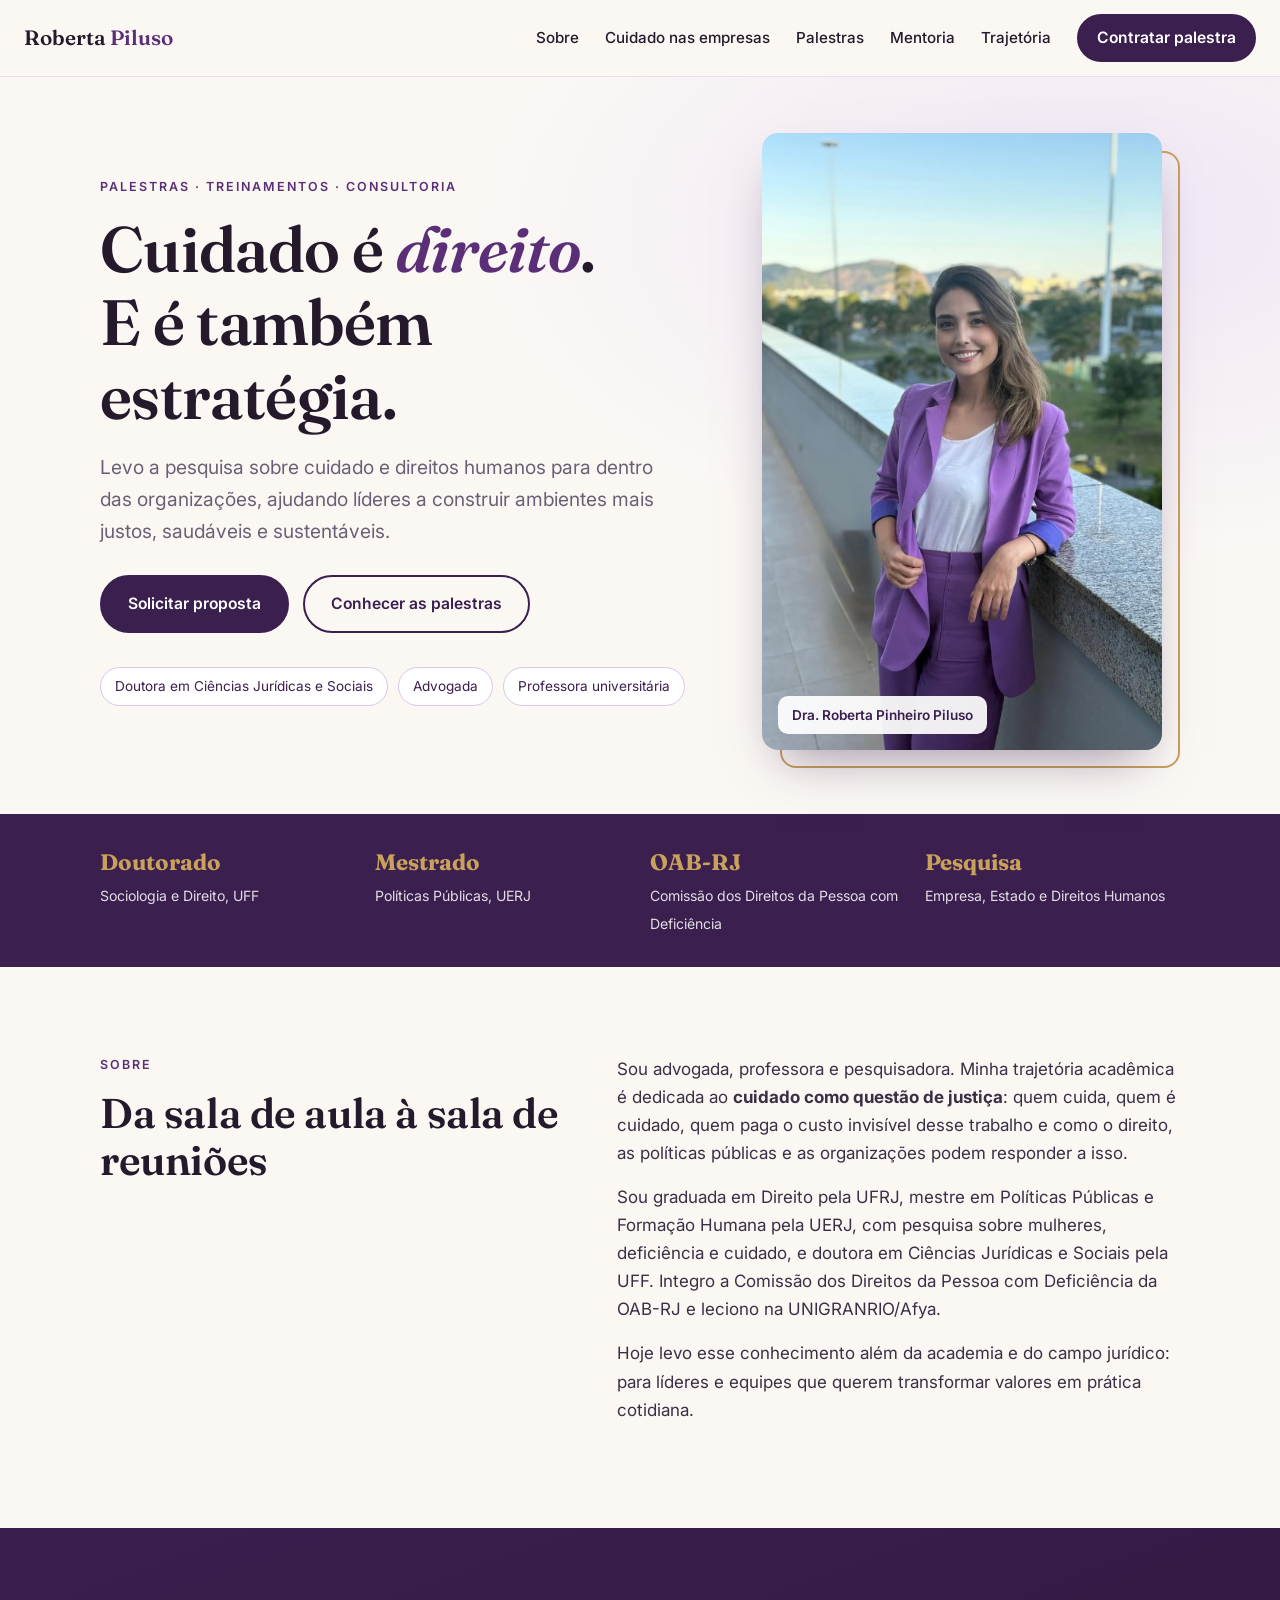
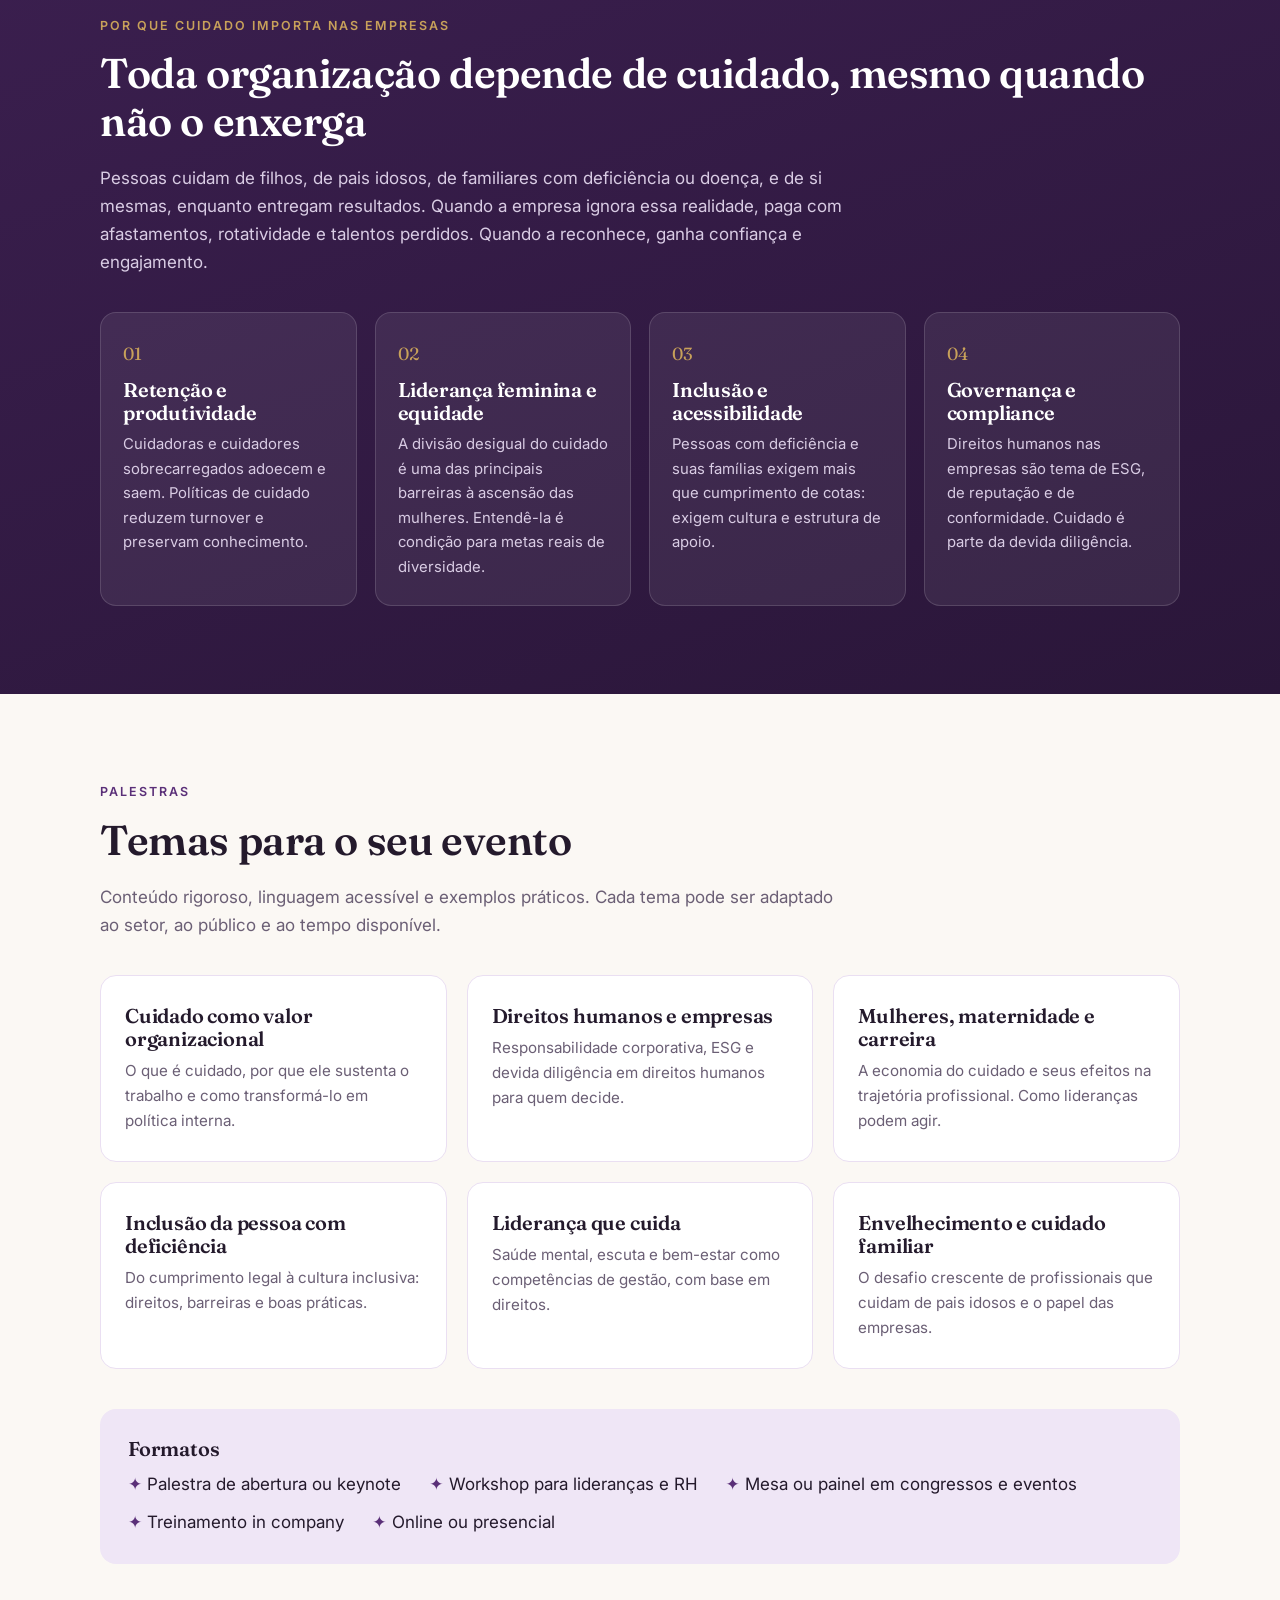
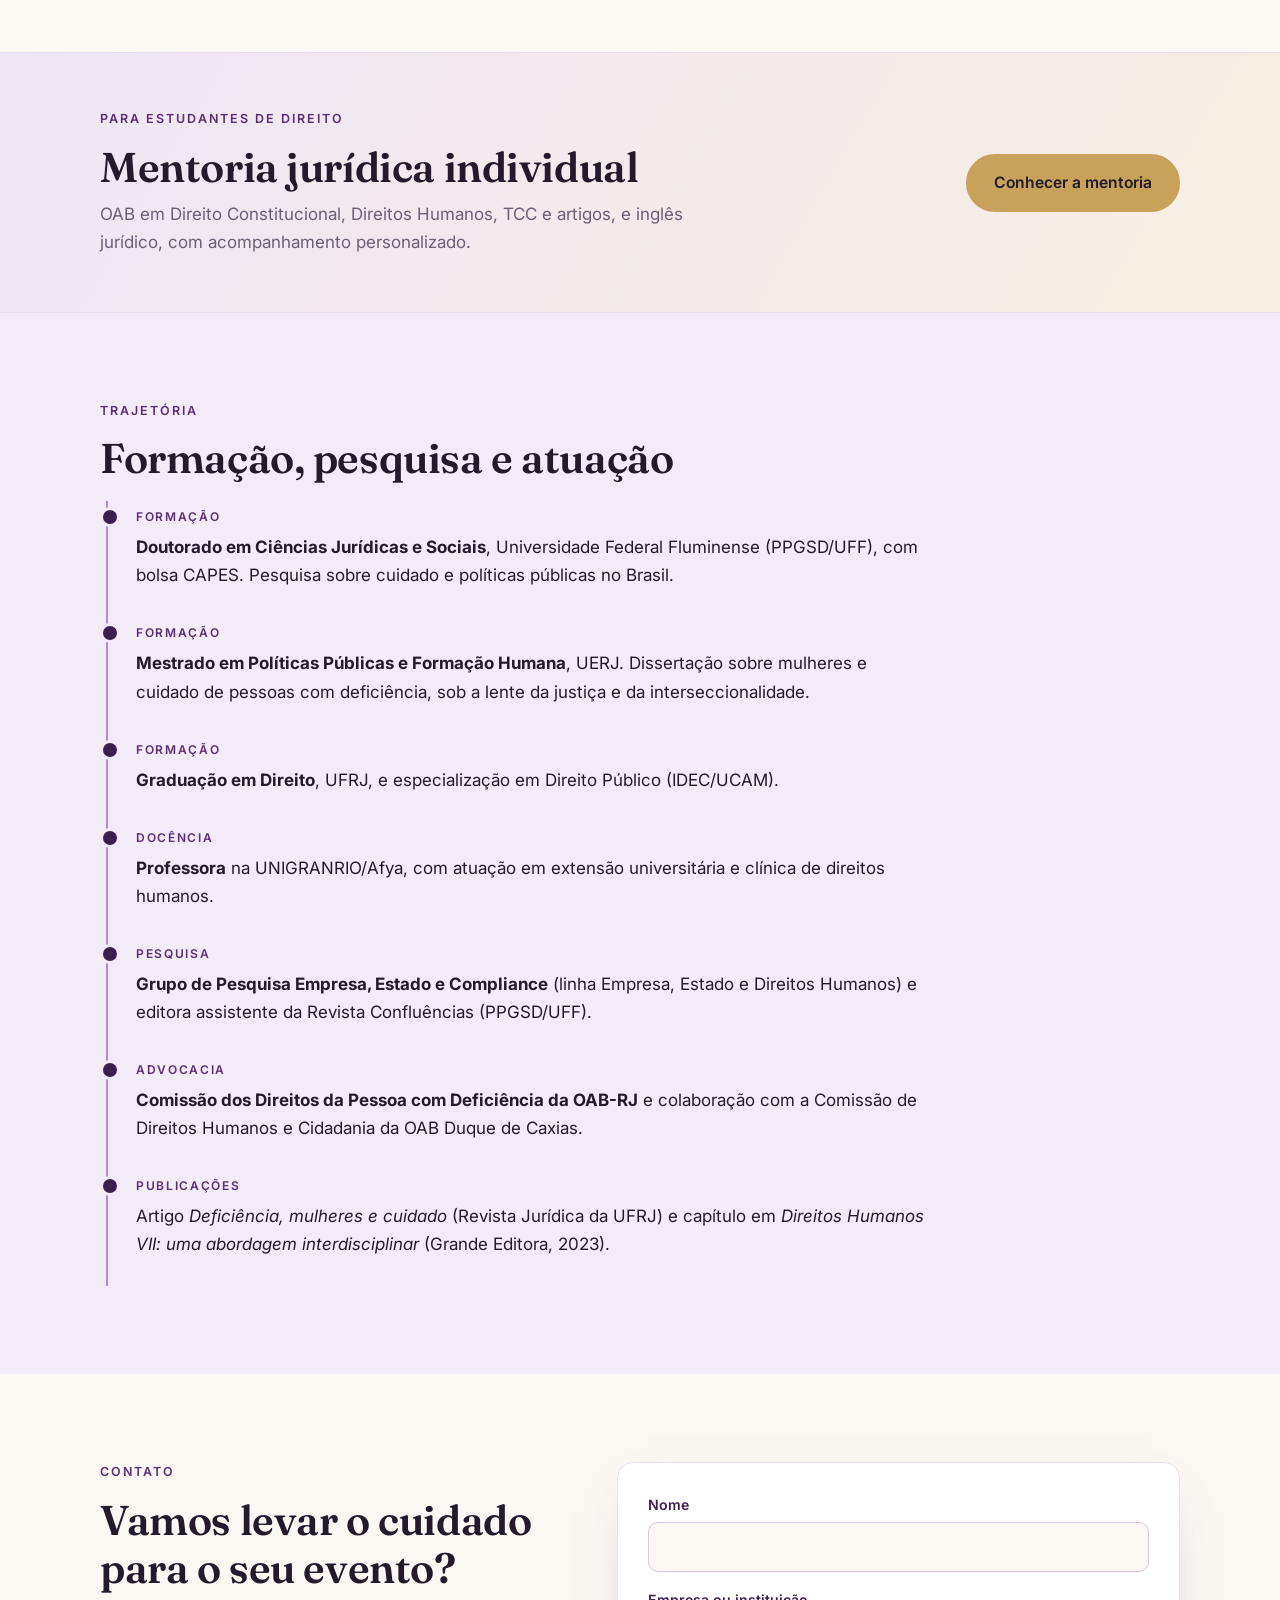
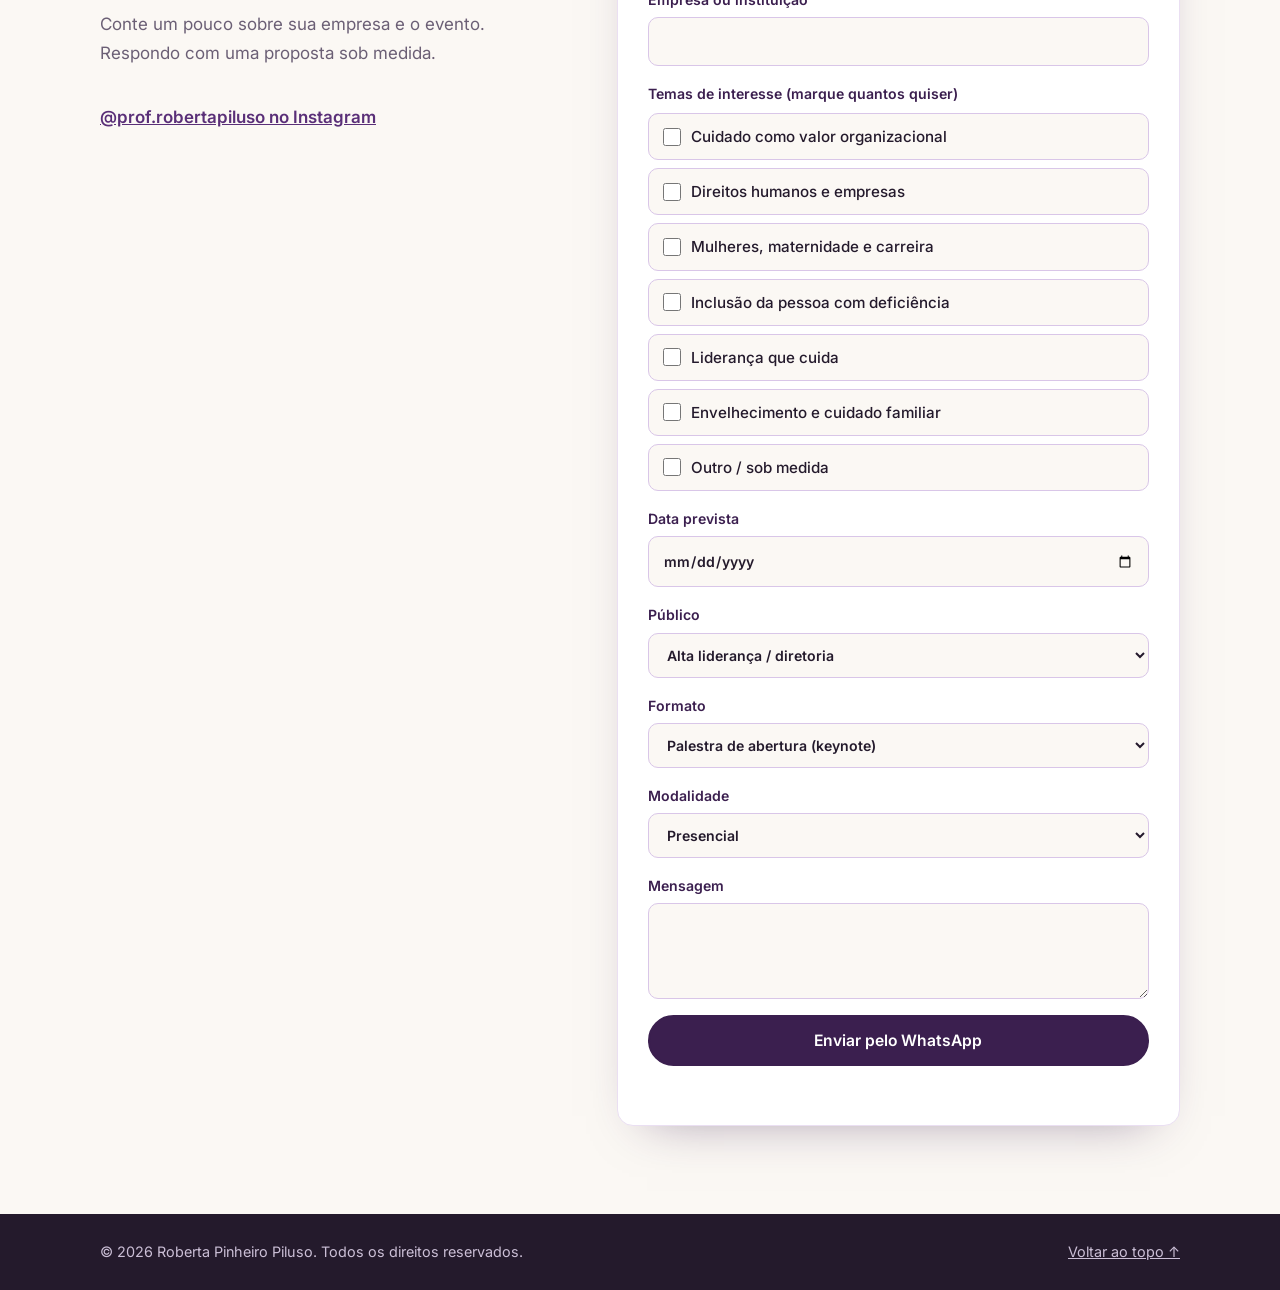
<file: index.html>
<!doctype html>
<html lang="pt-BR">
<head>
<meta charset="utf-8">
<meta name="viewport" content="width=device-width, initial-scale=1">
<title>Roberta Piluso | Palestras sobre Cuidado e Direitos Humanos</title>
<meta name="description" content="Roberta Pinheiro Piluso, doutora em Ciências Jurídicas e Sociais, advogada e professora. Palestras e treinamentos sobre cuidado e direitos humanos para líderes e empresas.">
<meta property="og:title" content="Roberta Piluso | Cuidado e Direitos Humanos para Líderes">
<meta property="og:description" content="Palestras para líderes empresariais sobre cuidado, diversidade, inclusão e direitos humanos nas organizações.">
<meta property="og:image" content="img/roberta.png">
<link rel="icon" href="favicon.svg" type="image/svg+xml">
<meta name="theme-color" content="#3b1f4f">
<link rel="preconnect" href="https://fonts.googleapis.com">
<link rel="preconnect" href="https://fonts.gstatic.com" crossorigin>
<link href="https://fonts.googleapis.com/css2?family=Fraunces:ital,opsz,wght@0,9..144,400;0,9..144,600;1,9..144,400&family=Inter:wght@400;500;600&display=swap" rel="stylesheet">
<link rel="stylesheet" href="style.css">
</head>
<body>

<header class="nav" id="top">
  <a class="brand" href="#top">Roberta <span>Piluso</span></a>
  <button class="burger" aria-label="Abrir menu" aria-expanded="false"><span></span><span></span></button>
  <nav id="menu">
    <a href="#sobre">Sobre</a>
    <a href="#empresas">Cuidado nas empresas</a>
    <a href="#palestras">Palestras</a>
    <a href="mentoria.html">Mentoria</a>
    <a href="#trajetoria">Trajetória</a>
    <a class="btn btn-sm" href="#contato">Contratar palestra</a>
  </nav>
</header>

<main>
<section class="hero">
  <div class="wrap hero-grid">
    <div class="hero-text">
      <p class="eyebrow">Palestras · Treinamentos · Consultoria</p>
      <h1>Cuidado é <em>direito</em>.<br>E é também estratégia.</h1>
      <p class="lead">Levo a pesquisa sobre cuidado e direitos humanos para dentro das organizações, ajudando líderes a construir ambientes mais justos, saudáveis e sustentáveis.</p>
      <div class="cta">
        <a class="btn" href="#contato">Solicitar proposta</a>
        <a class="btn btn-ghost" href="#palestras">Conhecer as palestras</a>
      </div>
      <ul class="badges">
        <li>Doutora em Ciências Jurídicas e Sociais</li>
        <li>Advogada</li>
        <li>Professora universitária</li>
      </ul>
    </div>
    <figure class="hero-photo">
      <img src="img/roberta.png" alt="Roberta Piluso sorrindo, de blazer lilás, em uma varanda com vista para a cidade" width="514" height="793">
      <figcaption>Dra. Roberta Pinheiro Piluso</figcaption>
    </figure>
  </div>
</section>

<section class="stats">
  <div class="wrap stats-grid">
    <div><strong>Doutorado</strong><span>Sociologia e Direito, UFF</span></div>
    <div><strong>Mestrado</strong><span>Políticas Públicas, UERJ</span></div>
    <div><strong>OAB-RJ</strong><span>Comissão dos Direitos da Pessoa com Deficiência</span></div>
    <div><strong>Pesquisa</strong><span>Empresa, Estado e Direitos Humanos</span></div>
  </div>
</section>

<section class="section" id="sobre">
  <div class="wrap two-col">
    <div>
      <p class="eyebrow">Sobre</p>
      <h2>Da sala de aula à sala de reuniões</h2>
    </div>
    <div class="prose">
      <p>Sou advogada, professora e pesquisadora. Minha trajetória acadêmica é dedicada ao <strong>cuidado como questão de justiça</strong>: quem cuida, quem é cuidado, quem paga o custo invisível desse trabalho e como o direito, as políticas públicas e as organizações podem responder a isso.</p>
      <p>Sou graduada em Direito pela UFRJ, mestre em Políticas Públicas e Formação Humana pela UERJ, com pesquisa sobre mulheres, deficiência e cuidado, e doutora em Ciências Jurídicas e Sociais pela UFF. Integro a Comissão dos Direitos da Pessoa com Deficiência da OAB-RJ e leciono na UNIGRANRIO/Afya.</p>
      <p>Hoje levo esse conhecimento além da academia e do campo jurídico: para líderes e equipes que querem transformar valores em prática cotidiana.</p>
    </div>
  </div>
</section>

<section class="section dark" id="empresas">
  <div class="wrap">
    <p class="eyebrow">Por que cuidado importa nas empresas</p>
    <h2>Toda organização depende de cuidado, mesmo quando não o enxerga</h2>
    <p class="intro">Pessoas cuidam de filhos, de pais idosos, de familiares com deficiência ou doença, e de si mesmas, enquanto entregam resultados. Quando a empresa ignora essa realidade, paga com afastamentos, rotatividade e talentos perdidos. Quando a reconhece, ganha confiança e engajamento.</p>
    <div class="cards">
      <article class="card">
        <span class="num">01</span>
        <h3>Retenção e produtividade</h3>
        <p>Cuidadoras e cuidadores sobrecarregados adoecem e saem. Políticas de cuidado reduzem turnover e preservam conhecimento.</p>
      </article>
      <article class="card">
        <span class="num">02</span>
        <h3>Liderança feminina e equidade</h3>
        <p>A divisão desigual do cuidado é uma das principais barreiras à ascensão das mulheres. Entendê-la é condição para metas reais de diversidade.</p>
      </article>
      <article class="card">
        <span class="num">03</span>
        <h3>Inclusão e acessibilidade</h3>
        <p>Pessoas com deficiência e suas famílias exigem mais que cumprimento de cotas: exigem cultura e estrutura de apoio.</p>
      </article>
      <article class="card">
        <span class="num">04</span>
        <h3>Governança e compliance</h3>
        <p>Direitos humanos nas empresas são tema de ESG, de reputação e de conformidade. Cuidado é parte da devida diligência.</p>
      </article>
    </div>
  </div>
</section>

<section class="section" id="palestras">
  <div class="wrap">
    <p class="eyebrow">Palestras</p>
    <h2>Temas para o seu evento</h2>
    <p class="intro">Conteúdo rigoroso, linguagem acessível e exemplos práticos. Cada tema pode ser adaptado ao setor, ao público e ao tempo disponível.</p>
    <div class="talks">
      <article class="talk">
        <h3>Cuidado como valor organizacional</h3>
        <p>O que é cuidado, por que ele sustenta o trabalho e como transformá-lo em política interna.</p>
      </article>
      <article class="talk">
        <h3>Direitos humanos e empresas</h3>
        <p>Responsabilidade corporativa, ESG e devida diligência em direitos humanos para quem decide.</p>
      </article>
      <article class="talk">
        <h3>Mulheres, maternidade e carreira</h3>
        <p>A economia do cuidado e seus efeitos na trajetória profissional. Como lideranças podem agir.</p>
      </article>
      <article class="talk">
        <h3>Inclusão da pessoa com deficiência</h3>
        <p>Do cumprimento legal à cultura inclusiva: direitos, barreiras e boas práticas.</p>
      </article>
      <article class="talk">
        <h3>Liderança que cuida</h3>
        <p>Saúde mental, escuta e bem-estar como competências de gestão, com base em direitos.</p>
      </article>
      <article class="talk">
        <h3>Envelhecimento e cuidado familiar</h3>
        <p>O desafio crescente de profissionais que cuidam de pais idosos e o papel das empresas.</p>
      </article>
    </div>
    <div class="formats">
      <h3>Formatos</h3>
      <ul>
        <li>Palestra de abertura ou keynote</li>
        <li>Workshop para lideranças e RH</li>
        <li>Mesa ou painel em congressos e eventos</li>
        <li>Treinamento in company</li>
        <li>Online ou presencial</li>
      </ul>
    </div>
  </div>
</section>

<section class="teaser" id="mentoria">
  <div class="wrap teaser-in">
    <div>
      <p class="eyebrow">Para estudantes de Direito</p>
      <h2>Mentoria jurídica individual</h2>
      <p>OAB em Direito Constitucional, Direitos Humanos, TCC e artigos, e inglês jurídico, com acompanhamento personalizado.</p>
    </div>
    <a class="btn btn-gold" href="mentoria.html">Conhecer a mentoria</a>
  </div>
</section>

<section class="section tint" id="trajetoria">
  <div class="wrap">
    <p class="eyebrow">Trajetória</p>
    <h2>Formação, pesquisa e atuação</h2>
    <div class="timeline">
      <div class="tl-item"><span>Formação</span><p><strong>Doutorado em Ciências Jurídicas e Sociais</strong>, Universidade Federal Fluminense (PPGSD/UFF), com bolsa CAPES. Pesquisa sobre cuidado e políticas públicas no Brasil.</p></div>
      <div class="tl-item"><span>Formação</span><p><strong>Mestrado em Políticas Públicas e Formação Humana</strong>, UERJ. Dissertação sobre mulheres e cuidado de pessoas com deficiência, sob a lente da justiça e da interseccionalidade.</p></div>
      <div class="tl-item"><span>Formação</span><p><strong>Graduação em Direito</strong>, UFRJ, e especialização em Direito Público (IDEC/UCAM).</p></div>
      <div class="tl-item"><span>Docência</span><p><strong>Professora</strong> na UNIGRANRIO/Afya, com atuação em extensão universitária e clínica de direitos humanos.</p></div>
      <div class="tl-item"><span>Pesquisa</span><p><strong>Grupo de Pesquisa Empresa, Estado e Compliance</strong> (linha Empresa, Estado e Direitos Humanos) e editora assistente da Revista Confluências (PPGSD/UFF).</p></div>
      <div class="tl-item"><span>Advocacia</span><p><strong>Comissão dos Direitos da Pessoa com Deficiência da OAB-RJ</strong> e colaboração com a Comissão de Direitos Humanos e Cidadania da OAB Duque de Caxias.</p></div>
      <div class="tl-item"><span>Publicações</span><p>Artigo <em>Deficiência, mulheres e cuidado</em> (Revista Jurídica da UFRJ) e capítulo em <em>Direitos Humanos VII: uma abordagem interdisciplinar</em> (Grande Editora, 2023).</p></div>
    </div>
  </div>
</section>

<section class="section contact" id="contato">
  <div class="wrap two-col">
    <div>
      <p class="eyebrow">Contato</p>
      <h2>Vamos levar o cuidado para o seu evento?</h2>
      <p class="intro">Conte um pouco sobre sua empresa e o evento. Respondo com uma proposta sob medida.</p>
      <p class="social"><a href="https://www.instagram.com/prof.robertapiluso/" target="_blank" rel="noopener">@prof.robertapiluso no Instagram</a></p>
    </div>
    <form id="form" data-origem="palestras" data-intro="Olá, Roberta! Tenho interesse em uma palestra para minha empresa." novalidate>
      <label>Nome<input name="nome" required autocomplete="name"></label>
      <label>Empresa ou instituição<input name="empresa" autocomplete="organization"></label>
      <fieldset class="choices" data-required="1">
        <legend>Temas de interesse (marque quantos quiser)</legend>
        <label class="chk"><input type="checkbox" name="tema" value="Cuidado como valor organizacional"><span>Cuidado como valor organizacional</span></label>
        <label class="chk"><input type="checkbox" name="tema" value="Direitos humanos e empresas"><span>Direitos humanos e empresas</span></label>
        <label class="chk"><input type="checkbox" name="tema" value="Mulheres, maternidade e carreira"><span>Mulheres, maternidade e carreira</span></label>
        <label class="chk"><input type="checkbox" name="tema" value="Inclusão da pessoa com deficiência"><span>Inclusão da pessoa com deficiência</span></label>
        <label class="chk"><input type="checkbox" name="tema" value="Liderança que cuida"><span>Liderança que cuida</span></label>
        <label class="chk"><input type="checkbox" name="tema" value="Envelhecimento e cuidado familiar"><span>Envelhecimento e cuidado familiar</span></label>
        <label class="chk"><input type="checkbox" name="tema" value="Outro / sob medida"><span>Outro / sob medida</span></label>
      </fieldset>
      <label>Data prevista<input type="date" name="data"></label>
      <label>Público
        <select name="publico">
          <option>Alta liderança / diretoria</option>
          <option>Gestores e lideranças intermediárias</option>
          <option>RH, pessoas e cultura</option>
          <option>Todos os colaboradores</option>
          <option>Evento setorial / associação / congresso</option>
          <option>Outro</option>
        </select>
      </label>
      <label>Formato
        <select name="formato">
          <option>Palestra de abertura (keynote)</option>
          <option>Workshop para lideranças</option>
          <option>Mesa ou painel</option>
          <option>Treinamento in company</option>
          <option>Ainda não sei, quero uma sugestão</option>
        </select>
      </label>
      <label>Modalidade
        <select name="modalidade">
          <option>Presencial</option>
          <option>Online</option>
          <option>Híbrido</option>
        </select>
      </label>
      <label>Mensagem<textarea name="msg" rows="3"></textarea></label>
      <input type="text" name="site" class="hp" tabindex="-1" autocomplete="off" aria-hidden="true">
      <button class="btn" type="submit">Enviar pelo WhatsApp</button>
      <p class="hint" id="hint"></p>
    </form>
  </div>
</section>
</main>

<footer>
  <div class="wrap foot">
    <span>© <span id="y"></span> Roberta Pinheiro Piluso. Todos os direitos reservados.</span>
    <a href="#top">Voltar ao topo ↑</a>
  </div>
</footer>

<script src="script.js"></script>
</body>
</html>
</file>
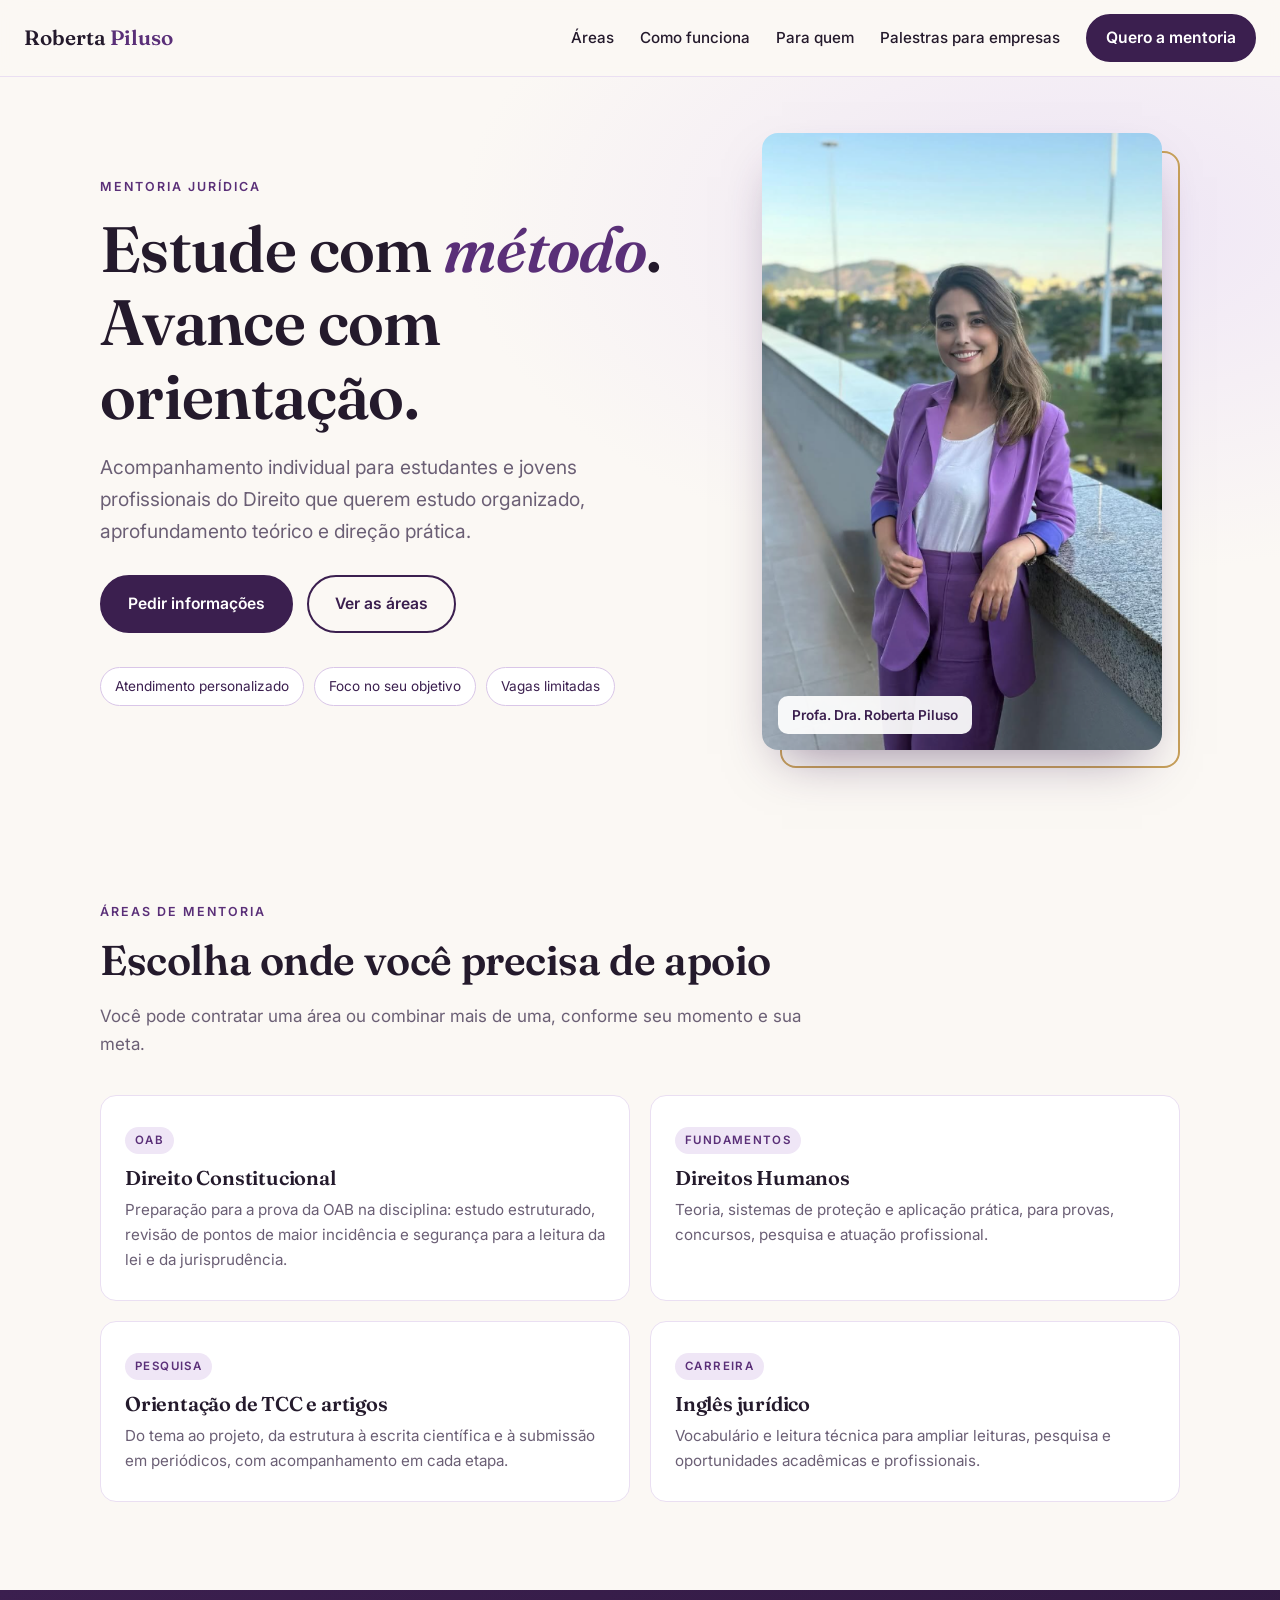
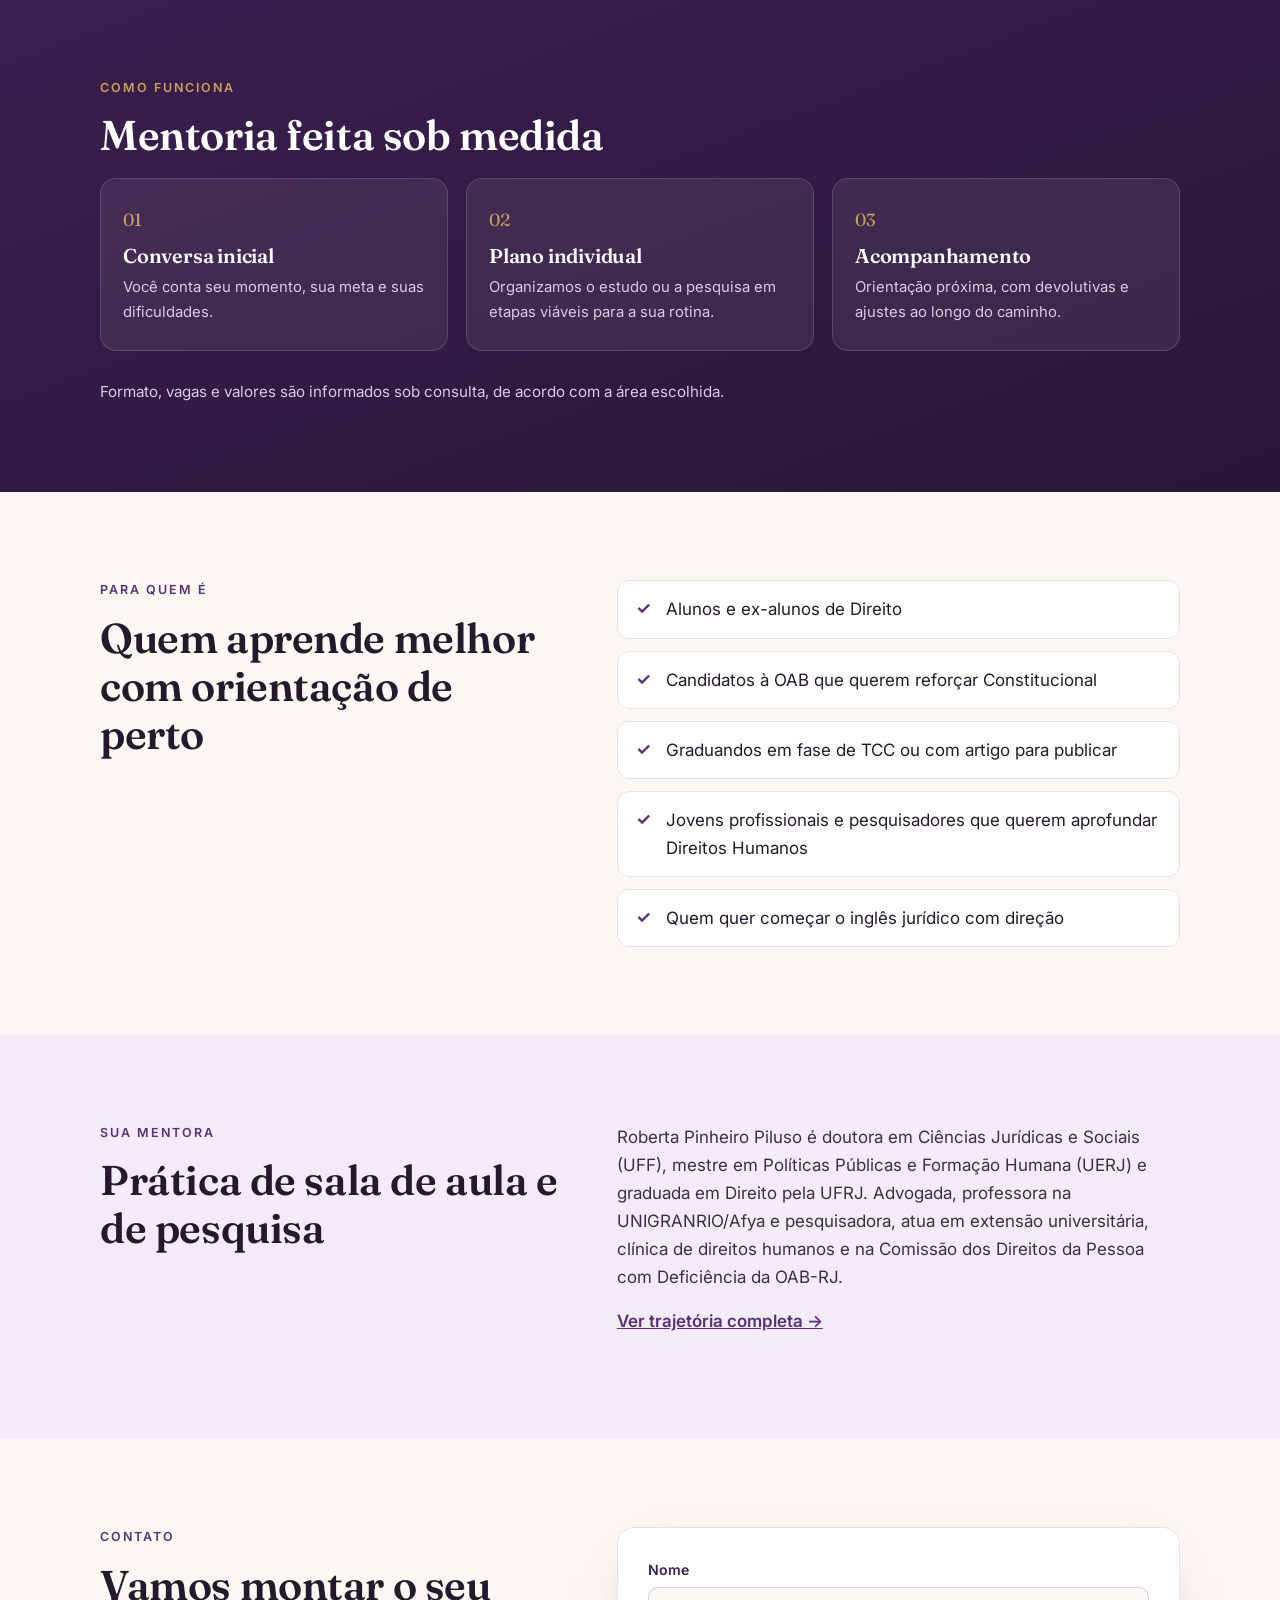
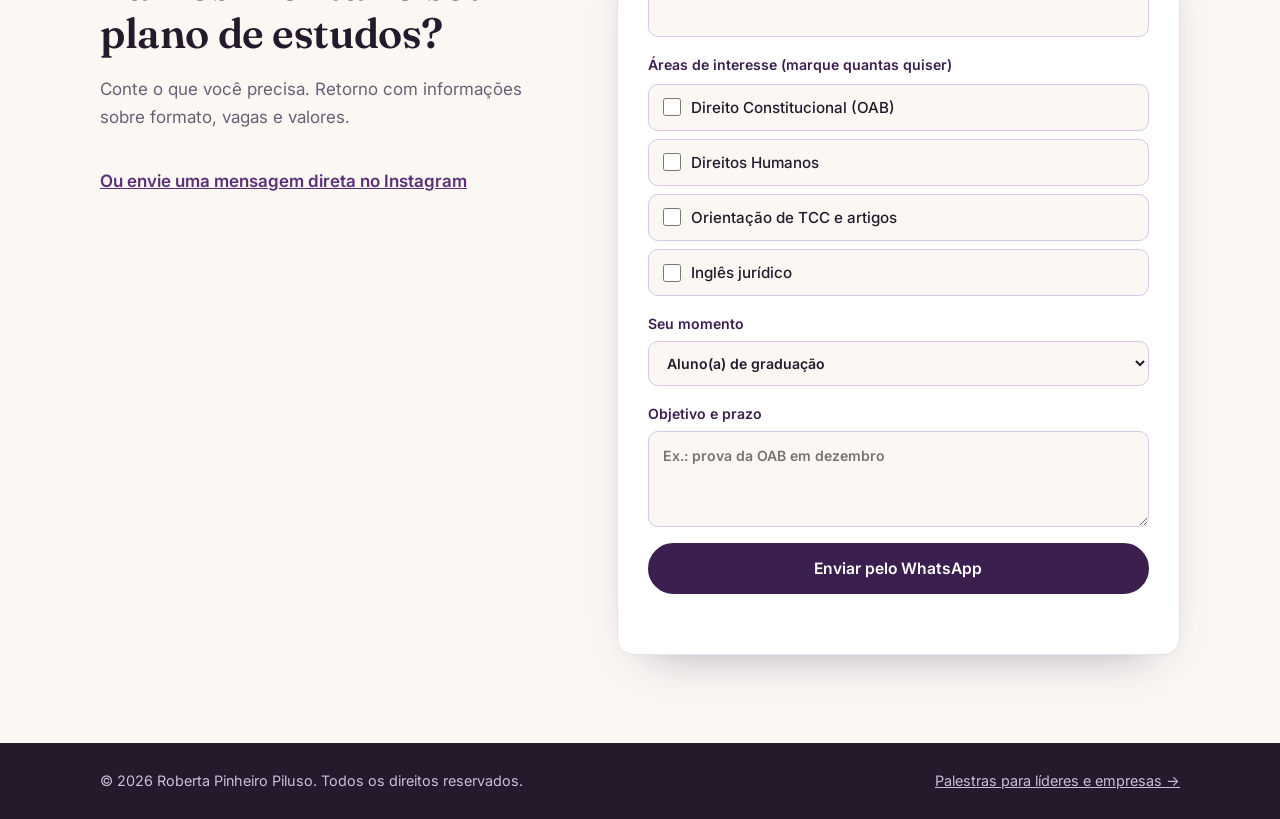
<file: mentoria.html>
<!doctype html>
<html lang="pt-BR">
<head>
<meta charset="utf-8">
<meta name="viewport" content="width=device-width, initial-scale=1">
<title>Mentoria Jurídica | Roberta Piluso</title>
<meta name="description" content="Mentoria jurídica individual com a Profa. Dra. Roberta Piluso: OAB em Direito Constitucional, Direitos Humanos, orientação de TCC e artigos, e inglês jurídico.">
<meta property="og:title" content="Mentoria Jurídica | Roberta Piluso">
<meta property="og:description" content="Estudo organizado, orientação acadêmica e acompanhamento individual para estudantes e jovens profissionais do Direito.">
<meta property="og:image" content="img/roberta.png">
<link rel="icon" href="favicon.svg" type="image/svg+xml">
<meta name="theme-color" content="#3b1f4f">
<link rel="preconnect" href="https://fonts.googleapis.com">
<link rel="preconnect" href="https://fonts.gstatic.com" crossorigin>
<link href="https://fonts.googleapis.com/css2?family=Fraunces:ital,opsz,wght@0,9..144,400;0,9..144,600;1,9..144,400&family=Inter:wght@400;500;600&display=swap" rel="stylesheet">
<link rel="stylesheet" href="style.css">
</head>
<body>

<header class="nav" id="top">
  <a class="brand" href="index.html">Roberta <span>Piluso</span></a>
  <button class="burger" aria-label="Abrir menu" aria-expanded="false"><span></span><span></span></button>
  <nav id="menu">
    <a href="#areas">Áreas</a>
    <a href="#como">Como funciona</a>
    <a href="#quem">Para quem</a>
    <a href="index.html">Palestras para empresas</a>
    <a class="btn btn-sm" href="#contato">Quero a mentoria</a>
  </nav>
</header>

<main>
<section class="hero">
  <div class="wrap hero-grid">
    <div class="hero-text">
      <p class="eyebrow">Mentoria jurídica</p>
      <h1>Estude com <em>método</em>. Avance com orientação.</h1>
      <p class="lead">Acompanhamento individual para estudantes e jovens profissionais do Direito que querem estudo organizado, aprofundamento teórico e direção prática.</p>
      <div class="cta">
        <a class="btn" href="#contato">Pedir informações</a>
        <a class="btn btn-ghost" href="#areas">Ver as áreas</a>
      </div>
      <ul class="badges">
        <li>Atendimento personalizado</li>
        <li>Foco no seu objetivo</li>
        <li>Vagas limitadas</li>
      </ul>
    </div>
    <figure class="hero-photo">
      <img src="img/roberta.png" alt="Profa. Dra. Roberta Piluso sorrindo, de blazer lilás" width="514" height="793">
      <figcaption>Profa. Dra. Roberta Piluso</figcaption>
    </figure>
  </div>
</section>

<section class="section" id="areas">
  <div class="wrap">
    <p class="eyebrow">Áreas de mentoria</p>
    <h2>Escolha onde você precisa de apoio</h2>
    <p class="intro">Você pode contratar uma área ou combinar mais de uma, conforme seu momento e sua meta.</p>
    <div class="talks areas4">
      <article class="talk">
        <span class="tag">OAB</span>
        <h3>Direito Constitucional</h3>
        <p>Preparação para a prova da OAB na disciplina: estudo estruturado, revisão de pontos de maior incidência e segurança para a leitura da lei e da jurisprudência.</p>
      </article>
      <article class="talk">
        <span class="tag">Fundamentos</span>
        <h3>Direitos Humanos</h3>
        <p>Teoria, sistemas de proteção e aplicação prática, para provas, concursos, pesquisa e atuação profissional.</p>
      </article>
      <article class="talk">
        <span class="tag">Pesquisa</span>
        <h3>Orientação de TCC e artigos</h3>
        <p>Do tema ao projeto, da estrutura à escrita científica e à submissão em periódicos, com acompanhamento em cada etapa.</p>
      </article>
      <article class="talk">
        <span class="tag">Carreira</span>
        <h3>Inglês jurídico</h3>
        <p>Vocabulário e leitura técnica para ampliar leituras, pesquisa e oportunidades acadêmicas e profissionais.</p>
      </article>
    </div>
  </div>
</section>

<section class="section dark" id="como">
  <div class="wrap">
    <p class="eyebrow">Como funciona</p>
    <h2>Mentoria feita sob medida</h2>
    <div class="cards steps">
      <article class="card">
        <span class="num">01</span>
        <h3>Conversa inicial</h3>
        <p>Você conta seu momento, sua meta e suas dificuldades.</p>
      </article>
      <article class="card">
        <span class="num">02</span>
        <h3>Plano individual</h3>
        <p>Organizamos o estudo ou a pesquisa em etapas viáveis para a sua rotina.</p>
      </article>
      <article class="card">
        <span class="num">03</span>
        <h3>Acompanhamento</h3>
        <p>Orientação próxima, com devolutivas e ajustes ao longo do caminho.</p>
      </article>
    </div>
    <p class="note">Formato, vagas e valores são informados sob consulta, de acordo com a área escolhida.</p>
  </div>
</section>

<section class="section" id="quem">
  <div class="wrap two-col">
    <div>
      <p class="eyebrow">Para quem é</p>
      <h2>Quem aprende melhor com orientação de perto</h2>
    </div>
    <ul class="check">
      <li>Alunos e ex-alunos de Direito</li>
      <li>Candidatos à OAB que querem reforçar Constitucional</li>
      <li>Graduandos em fase de TCC ou com artigo para publicar</li>
      <li>Jovens profissionais e pesquisadores que querem aprofundar Direitos Humanos</li>
      <li>Quem quer começar o inglês jurídico com direção</li>
    </ul>
  </div>
</section>

<section class="section tint" id="sobre-mentora">
  <div class="wrap two-col">
    <div>
      <p class="eyebrow">Sua mentora</p>
      <h2>Prática de sala de aula e de pesquisa</h2>
    </div>
    <div class="prose">
      <p>Roberta Pinheiro Piluso é doutora em Ciências Jurídicas e Sociais (UFF), mestre em Políticas Públicas e Formação Humana (UERJ) e graduada em Direito pela UFRJ. Advogada, professora na UNIGRANRIO/Afya e pesquisadora, atua em extensão universitária, clínica de direitos humanos e na Comissão dos Direitos da Pessoa com Deficiência da OAB-RJ.</p>
      <p><a class="link" href="index.html#trajetoria">Ver trajetória completa →</a></p>
    </div>
  </div>
</section>

<section class="section contact" id="contato">
  <div class="wrap two-col">
    <div>
      <p class="eyebrow">Contato</p>
      <h2>Vamos montar o seu plano de estudos?</h2>
      <p class="intro">Conte o que você precisa. Retorno com informações sobre formato, vagas e valores.</p>
      <p class="social"><a href="https://www.instagram.com/prof.robertapiluso/" target="_blank" rel="noopener">Ou envie uma mensagem direta no Instagram</a></p>
    </div>
    <form id="form" data-origem="mentoria" data-intro="Olá, Roberta! Tenho interesse na mentoria jurídica." novalidate>
      <label>Nome<input name="nome" required autocomplete="name"></label>
      <fieldset class="choices" data-required="1">
        <legend>Áreas de interesse (marque quantas quiser)</legend>
        <label class="chk"><input type="checkbox" name="area" value="Direito Constitucional (OAB)"><span>Direito Constitucional (OAB)</span></label>
        <label class="chk"><input type="checkbox" name="area" value="Direitos Humanos"><span>Direitos Humanos</span></label>
        <label class="chk"><input type="checkbox" name="area" value="Orientação de TCC e artigos"><span>Orientação de TCC e artigos</span></label>
        <label class="chk"><input type="checkbox" name="area" value="Inglês jurídico"><span>Inglês jurídico</span></label>
      </fieldset>
      <label>Seu momento
        <select name="momento">
          <option>Aluno(a) de graduação</option>
          <option>Ex-aluno(a) / recém-formado(a)</option>
          <option>Candidato(a) à OAB</option>
          <option>Pós-graduação / pesquisa</option>
          <option>Outro</option>
        </select>
      </label>
      <label>Objetivo e prazo<textarea name="objetivo" rows="3" placeholder="Ex.: prova da OAB em dezembro"></textarea></label>
      <input type="text" name="site" class="hp" tabindex="-1" autocomplete="off" aria-hidden="true">
      <button class="btn" type="submit">Enviar pelo WhatsApp</button>
      <p class="hint" id="hint"></p>
    </form>
  </div>
</section>
</main>

<footer>
  <div class="wrap foot">
    <span>© <span id="y"></span> Roberta Pinheiro Piluso. Todos os direitos reservados.</span>
    <a href="index.html">Palestras para líderes e empresas →</a>
  </div>
</footer>

<script src="script.js"></script>
</body>
</html>
</file>
<file: style.css>
:root{
  --plum:#3b1f4f; --plum-2:#5a2f78; --lilac:#b48ad6; --lilac-soft:#efe6f6;
  --cream:#fbf8f4; --ink:#241a2c; --muted:#6b5f75; --gold:#c8a15a;
  --radius:16px;
}
*{box-sizing:border-box;margin:0;padding:0}
html{scroll-behavior:smooth;scroll-padding-top:72px}
body{font-family:Inter,system-ui,sans-serif;color:var(--ink);background:var(--cream);line-height:1.65;font-size:17px}
img{max-width:100%;display:block}
a{color:inherit}
.wrap{max-width:1120px;margin:0 auto;padding:0 20px}
h1,h2,h3{font-family:Fraunces,Georgia,serif;font-weight:600;line-height:1.15;letter-spacing:-.01em}
h1{font-size:clamp(2.3rem,5.5vw,4rem)}
h1 em,h2 em{font-style:italic;color:var(--plum-2)}
h2{font-size:clamp(1.8rem,3.5vw,2.6rem);margin-bottom:18px}
h3{font-size:1.25rem;margin-bottom:8px}
.eyebrow{font-size:.78rem;letter-spacing:.16em;text-transform:uppercase;font-weight:600;color:var(--plum-2);margin-bottom:14px}
.lead{font-size:1.2rem;color:var(--muted);max-width:34em;margin:20px 0 28px}
.intro{color:var(--muted);max-width:44em;margin-bottom:36px}

/* nav */
.nav{position:sticky;top:0;z-index:20;display:flex;justify-content:space-between;align-items:center;padding:14px 24px;background:rgba(251,248,244,.92);backdrop-filter:blur(10px);border-bottom:1px solid #eadff2}
.brand{font-family:Fraunces,serif;font-size:1.3rem;font-weight:600;text-decoration:none}
.brand span{color:var(--plum-2)}
nav{display:flex;gap:26px;align-items:center}
nav a{text-decoration:none;font-size:.95rem;font-weight:500;white-space:nowrap}
nav a:not(.btn):hover{color:var(--plum-2)}
.burger{display:none;background:none;border:0;width:40px;height:40px;cursor:pointer}
.burger span{display:block;height:2px;background:var(--ink);margin:7px 8px;transition:.2s}

/* buttons */
.btn{display:inline-block;background:var(--plum);color:#fff;padding:14px 26px;border-radius:999px;font-weight:600;font-size:.98rem;text-decoration:none;border:2px solid var(--plum);cursor:pointer;font-family:inherit;transition:.2s}
.btn:hover{background:var(--plum-2);border-color:var(--plum-2);transform:translateY(-1px)}
.btn-ghost{background:transparent;color:var(--plum)}
.btn-ghost:hover{color:#fff}
.btn-sm{padding:9px 18px;color:#fff!important}
.cta{display:flex;gap:14px;flex-wrap:wrap}

/* hero */
.hero{padding:56px 0 64px;background:radial-gradient(900px 500px at 85% 20%,var(--lilac-soft),transparent 70%)}
.hero-grid{display:grid;grid-template-columns:1.15fr .85fr;gap:56px;align-items:center}
.badges{list-style:none;display:flex;flex-wrap:wrap;gap:10px;margin-top:34px}
.badges li{font-size:.85rem;padding:7px 14px;border:1px solid #d9c6e8;border-radius:999px;background:#fff;color:var(--plum)}
.hero-photo{position:relative;justify-self:center;max-width:400px}
.hero-photo::before{content:"";position:absolute;inset:18px -18px -18px 18px;border:2px solid var(--gold);border-radius:var(--radius);z-index:0}
.hero-photo img{position:relative;z-index:1;border-radius:var(--radius);box-shadow:0 24px 50px -20px rgba(59,31,79,.5);width:100%;height:auto}
.hero-photo figcaption{position:absolute;z-index:2;left:16px;bottom:16px;background:rgba(255,255,255,.92);padding:8px 14px;border-radius:10px;font-size:.85rem;font-weight:600;color:var(--plum)}

/* stats */
.stats{background:var(--plum);color:#fff}
.stats-grid{display:grid;grid-template-columns:repeat(4,1fr);gap:20px;padding-top:30px;padding-bottom:30px}
.stats strong{display:block;font-family:Fraunces,serif;font-size:1.4rem;color:var(--gold)}
.stats span{font-size:.88rem;opacity:.85}

/* sections */
.section{padding:88px 0}
.two-col{display:grid;grid-template-columns:.9fr 1.1fr;gap:56px;align-items:start}
.prose p{margin-bottom:16px;color:#3a2f44}
.dark{background:linear-gradient(160deg,var(--plum),#2a1639);color:#fff}
.dark .eyebrow{color:var(--gold)}
.dark .intro{color:#d9cce4}
.cards{display:grid;grid-template-columns:repeat(4,1fr);gap:18px}
.card{background:rgba(255,255,255,.07);border:1px solid rgba(255,255,255,.14);border-radius:var(--radius);padding:26px 22px}
.card .num{font-family:Fraunces,serif;color:var(--gold);font-size:1.1rem;display:block;margin-bottom:10px}
.card p{font-size:.93rem;color:#d9cce4}

.talks{display:grid;grid-template-columns:repeat(3,1fr);gap:20px}
.talk{background:#fff;border:1px solid #eadff2;border-radius:var(--radius);padding:28px 24px;transition:.2s}
.talk:hover{transform:translateY(-4px);box-shadow:0 18px 40px -22px rgba(59,31,79,.5);border-color:var(--lilac)}
.talk p{color:var(--muted);font-size:.95rem}
.formats{margin-top:40px;padding:28px;background:var(--lilac-soft);border-radius:var(--radius)}
.formats ul{list-style:none;display:flex;flex-wrap:wrap;gap:10px 28px;margin-top:10px}
.formats li::before{content:"✦ ";color:var(--plum-2)}




.tint{background:#f3ecf8}
.timeline{display:grid;gap:0;max-width:820px;border-left:2px solid var(--lilac);margin-left:6px}
.tl-item{padding:0 0 28px 28px;position:relative}
.tl-item::before{content:"";position:absolute;left:-8px;top:6px;width:14px;height:14px;border-radius:50%;background:var(--plum);border:3px solid #f3ecf8}
.tl-item span{font-size:.75rem;letter-spacing:.14em;text-transform:uppercase;color:var(--plum-2);font-weight:600}
.tl-item p{margin-top:4px}

/* contact */
.contact{background:var(--cream)}
.social a{color:var(--plum-2);font-weight:600}
form{background:#fff;padding:30px;border-radius:var(--radius);border:1px solid #eadff2;box-shadow:0 20px 50px -30px rgba(59,31,79,.5);display:grid;gap:16px}
label{display:grid;gap:6px;font-size:.88rem;font-weight:600;color:var(--plum)}
input,select,textarea{font:inherit;padding:12px 14px;border:1px solid #d9c6e8;border-radius:10px;background:var(--cream);color:var(--ink)}
input:focus,select:focus,textarea:focus{outline:2px solid var(--lilac);border-color:var(--lilac)}
.hint{font-size:.85rem;color:#a02a2a;min-height:1em}

footer{background:var(--ink);color:#cbbfd6;padding:26px 0;font-size:.9rem}
.foot{display:flex;justify-content:space-between;flex-wrap:wrap;gap:10px}

@media(max-width:960px){
  .hero-grid,.two-col{grid-template-columns:1fr;gap:40px}
  .hero-photo{order:-1;max-width:320px}
  .cards{grid-template-columns:1fr 1fr}
  .talks{grid-template-columns:1fr 1fr}
  .stats-grid{grid-template-columns:1fr 1fr}
}
@media(max-width:1000px){
  body{font-size:16px}
  .burger{display:block}
  nav{position:absolute;top:100%;left:0;right:0;flex-direction:column;align-items:flex-start;gap:0;background:var(--cream);padding:8px 24px 20px;border-bottom:1px solid #eadff2;display:none}
  nav.open{display:flex}
  nav a{padding:12px 0;width:100%}
  nav .btn{text-align:center;margin-top:8px}
  .section{padding:60px 0}
  .cards,.talks,.mentor-list{grid-template-columns:1fr}
}

/* mentoria + teaser */
.btn-gold{background:var(--gold);border-color:var(--gold);color:var(--ink)}
.btn-gold:hover{background:#d8b472;border-color:#d8b472}
.teaser{background:linear-gradient(120deg,var(--lilac-soft),#f6efe1);padding:56px 0;border-top:1px solid #eadff2;border-bottom:1px solid #eadff2}
.teaser-in{display:flex;align-items:center;justify-content:space-between;gap:28px;flex-wrap:wrap}
.teaser h2{margin-bottom:8px}
.teaser p:not(.eyebrow){color:var(--muted);max-width:38em}
.areas4{grid-template-columns:repeat(2,1fr)}
.tag{display:inline-block;font-size:.72rem;letter-spacing:.12em;text-transform:uppercase;font-weight:600;color:var(--plum-2);background:var(--lilac-soft);padding:4px 10px;border-radius:999px;margin-bottom:12px}
.steps{grid-template-columns:repeat(3,1fr)}
.note{margin-top:28px;color:#d9cce4;font-size:.95rem}
.check{list-style:none;display:grid;gap:12px}
.check li{position:relative;padding:14px 18px 14px 48px;background:#fff;border:1px solid #eadff2;border-radius:12px}
.check li::before{content:"✓";position:absolute;left:18px;top:13px;color:var(--plum-2);font-weight:700}
.link{color:var(--plum-2);font-weight:600}
@media(max-width:960px){.areas4{grid-template-columns:1fr 1fr}.steps{grid-template-columns:1fr}}
@media(max-width:720px){.areas4{grid-template-columns:1fr}}

/* multi-seleção */
fieldset.choices{border:0;display:grid;gap:8px;min-width:0}
fieldset.choices legend{font-size:.88rem;font-weight:600;color:var(--plum);margin-bottom:8px;padding:0}
label.chk{display:flex;align-items:center;gap:10px;font-weight:500;color:var(--ink);font-size:.95rem;padding:10px 14px;border:1px solid #d9c6e8;border-radius:10px;background:var(--cream);cursor:pointer}
label.chk:has(input:checked){border-color:var(--plum-2);background:var(--lilac-soft)}
label.chk input{width:18px;height:18px;padding:0;accent-color:var(--plum-2);flex:none}
.hp{position:absolute;left:-9999px;width:1px;height:1px;opacity:0}
.hint.ok{color:#2a7a4b;font-weight:600}
</file>
